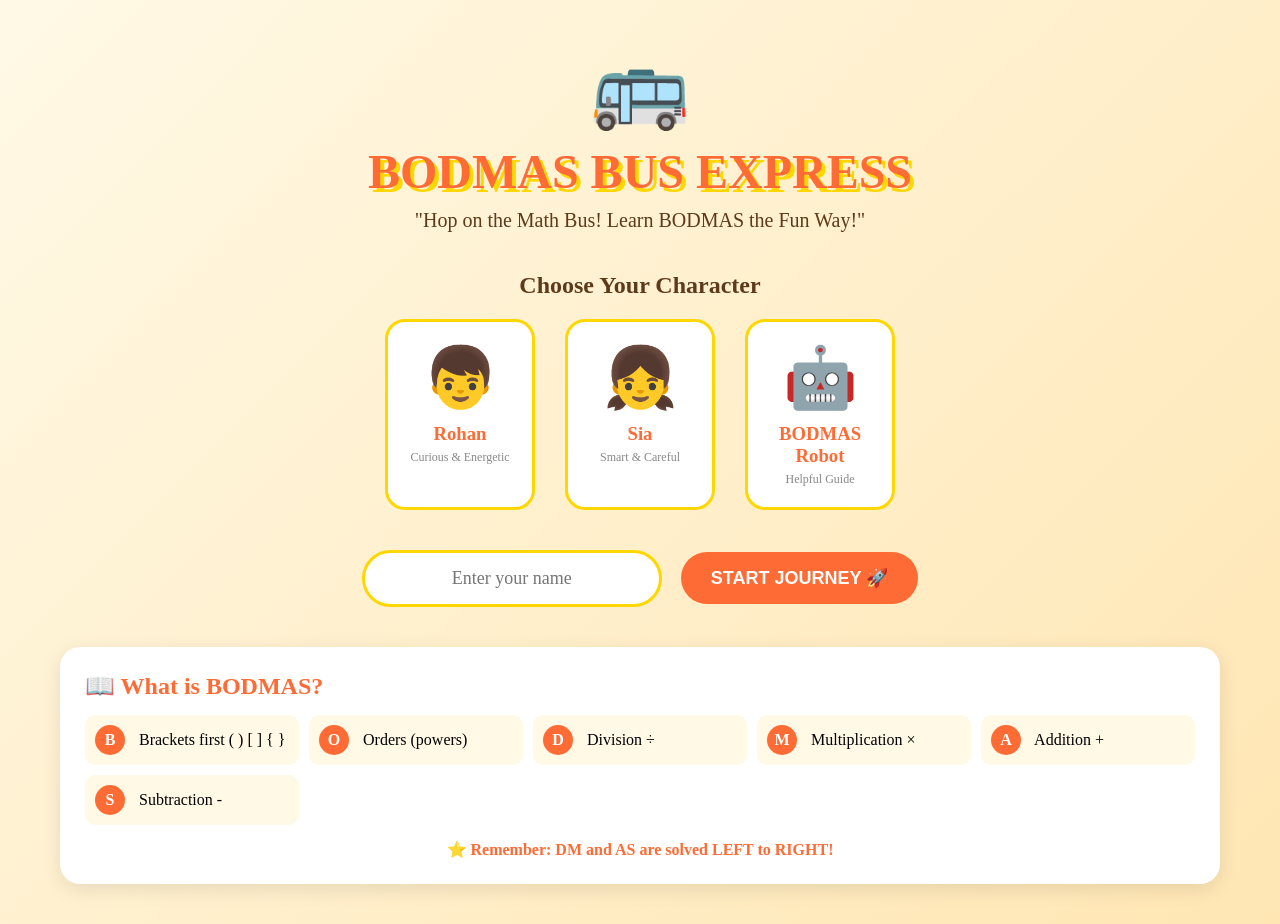
<file: index.html>
<!DOCTYPE html>
<html lang="en">
<head>
    <meta charset="UTF-8">
    <meta name="viewport" content="width=device-width, initial-scale=1.0, user-scalable=yes">
    <title>BODMAS Bus Express | Learn Math the Fun Way!</title>
    <link rel="stylesheet" href="style.css">
</head>
<body>
    <div class="landing-container">
        <!-- Animated Bus Header -->
        <div class="header-section">
            <div class="bus-animation">
                🚌
            </div>
            <h1 class="game-title">BODMAS BUS EXPRESS</h1>
            <p class="tagline">"Hop on the Math Bus! Learn BODMAS the Fun Way!"</p>
        </div>

        <!-- Character Selection -->
        <div class="character-section">
            <h2>Choose Your Character</h2>
            <div class="character-grid">
                <div class="character-card" data-character="rohan">
                    <div class="character-avatar">👦</div>
                    <h3>Rohan</h3>
                    <p>Curious & Energetic</p>
                </div>
                <div class="character-card" data-character="sia">
                    <div class="character-avatar">👧</div>
                    <h3>Sia</h3>
                    <p>Smart & Careful</p>
                </div>
                <div class="character-card" data-character="robot">
                    <div class="character-avatar">🤖</div>
                    <h3>BODMAS Robot</h3>
                    <p>Helpful Guide</p>
                </div>
            </div>
        </div>

        <!-- Name Input -->
        <div class="name-section">
            <input type="text" id="playerName" placeholder="Enter your name" maxlength="20">
            <button id="startGameBtn" class="btn-primary">START JOURNEY 🚀</button>
        </div>

        <!-- BODMAS Rule Card -->
        <div class="rule-card">
            <h3>📖 What is BODMAS?</h3>
            <div class="rule-grid">
                <div class="rule-item"><span class="rule-letter">B</span> Brackets first ( ) [ ] { }</div>
                <div class="rule-item"><span class="rule-letter">O</span> Orders (powers)</div>
                <div class="rule-item"><span class="rule-letter">D</span> Division ÷</div>
                <div class="rule-item"><span class="rule-letter">M</span> Multiplication ×</div>
                <div class="rule-item"><span class="rule-letter">A</span> Addition +</div>
                <div class="rule-item"><span class="rule-letter">S</span> Subtraction -</div>
            </div>
            <p class="rule-note">⭐ Remember: DM and AS are solved LEFT to RIGHT!</p>
        </div>
    </div>

    <script src="game.js"></script>
    <script>
        // Landing page initialization
        document.getElementById('startGameBtn').addEventListener('click', function() {
            const playerName = document.getElementById('playerName').value.trim();
            const selectedChar = document.querySelector('.character-card.selected');
            
            if (!playerName) {
                alert('Please enter your name!');
                return;
            }
            
            if (!selectedChar) {
                alert('Please choose a character!');
                return;
            }
            
            const character = selectedChar.getAttribute('data-character');
            localStorage.setItem('playerName', playerName);
            localStorage.setItem('playerCharacter', character);
            localStorage.setItem('playerScore', '0');
            localStorage.setItem('currentLevel', '1');
            localStorage.setItem('currentStep', '0');
            localStorage.setItem('streak', '0');
            
            window.location.href = 'game.html';
        });
        
        // Character selection
        document.querySelectorAll('.character-card').forEach(card => {
            card.addEventListener('click', function() {
                document.querySelectorAll('.character-card').forEach(c => c.classList.remove('selected'));
                this.classList.add('selected');
            });
        });
        
        // Enter key press
        document.getElementById('playerName').addEventListener('keypress', function(e) {
            if (e.key === 'Enter') {
                document.getElementById('startGameBtn').click();
            }
        });
    </script>
</body>
</html>
</file>
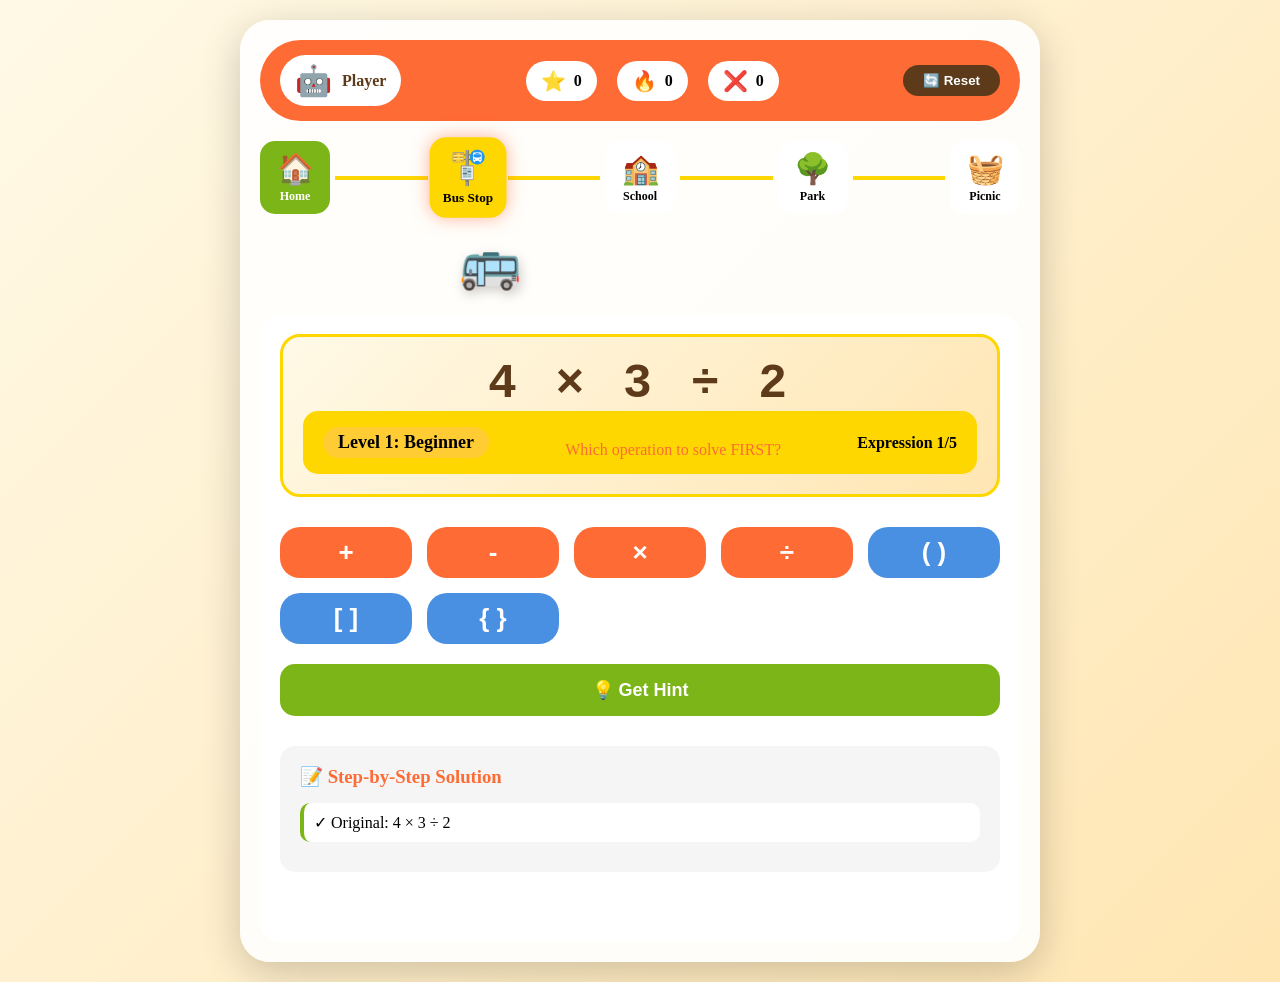
<file: game.html>
<!DOCTYPE html>
<html lang="en">
<head>
    <meta charset="UTF-8">
    <meta name="viewport" content="width=device-width, initial-scale=1.0, user-scalable=yes">
    <title>BODMAS Bus Express - Game</title>
    <link rel="stylesheet" href="style.css">
</head>
<body>
    <div class="game-container">
        <!-- Top Navigation Bar -->
        <div class="top-bar">
            <div class="player-info">
                <span class="player-avatar" id="playerAvatar">👦</span>
                <span class="player-name" id="playerNameDisplay">Player</span>
            </div>
            <div class="stats">
                <div class="stat-item">
                    <span class="stat-icon">⭐</span>
                    <span id="scoreDisplay">0</span>
                </div>
                <div class="stat-item">
                    <span class="stat-icon">🔥</span>
                    <span id="streakDisplay">0</span>
                </div>
                <div class="stat-item">
                    <span class="stat-icon">❌</span>
                    <span id="mistakesDisplay">0</span>
                </div>
            </div>
            <button id="resetGameBtn" class="btn-reset">🔄 Reset</button>
        </div>

        <!-- Journey Path -->
        <div class="journey-path">
            
            <div class="milestone" data-milestone="home">
                <span class="milestone-icon">🏠</span>
                <span class="milestone-label">Home</span>
            </div>
            <div class="path-line"></div>
            <div class="milestone" data-milestone="busstop">
                <span class="milestone-icon">🚏</span>
                <span class="milestone-label">Bus Stop</span>
            </div>
            <div class="path-line"></div>
            <div class="milestone" data-milestone="school">
                <span class="milestone-icon">🏫</span>
                <span class="milestone-label">School</span>
            </div>
            <div class="path-line"></div>
            <div class="milestone" data-milestone="park">
                <span class="milestone-icon">🌳</span>
                <span class="milestone-label">Park</span>
            </div>
            <div class="path-line"></div>
            <div class="milestone" data-milestone="picnic">
                <span class="milestone-icon">🧺</span>
                <span class="milestone-label">Picnic</span>
            </div>
        </div>

        <!-- Bus Progress -->
        <div class="bus-progress">
            <div class="bus-icon" id="busIcon">🚌</div>
        </div>

        <!-- Level Display -->
        

        <!-- Main Game Area -->
        <div class="game-area">
            <!-- Expression Display -->
            <div class="expression-card">
                <div class="expression" id="expressionDisplay">4 × 3 ÷ 2</div>
                <div class="level-info">
                    <span class="level-badge" id="levelBadge">Level 1: Beginner</span>
                    <div class="step-hint" id="stepHint">Which operation to solve FIRST?</div>
            
                    <span class="progress-text" id="progressText">Expression 1/5</span>
                </div>
                </div>

            <!-- Operator Buttons -->
            <!-- In your game.html, update operator buttons -->
            <div class="operators-grid">
                <button class="operator-btn" data-operator="+">+</button>
                <button class="operator-btn" data-operator="-">-</button>
                <button class="operator-btn" data-operator="×">×</button>
                <button class="operator-btn" data-operator="÷">÷</button>
                <button class="operator-btn bracket-btn" data-operator="round_bracket">( )</button>
                <button class="operator-btn bracket-btn" data-operator="square_bracket">[ ]</button>
                <button class="operator-btn bracket-btn" data-operator="curly_bracket">{ }</button>
            </div>

            <!-- Hint Button -->
            <button id="hintBtn" class="btn-hint">💡 Get Hint</button>

            <!-- Step-by-Step Solution Panel -->
            <div class="solution-panel" id="solutionPanel">
                <h3>📝 Step-by-Step Solution</h3>
                <div id="stepsList"></div>
            </div>

            <!-- Feedback Message -->
            <div class="feedback" id="feedback"></div>
        </div>

        <!-- Completion Modal (Hidden by default) -->
        <div id="completionModal" class="modal">
            <div class="modal-content">
                <h2>🎉 CONGRATULATIONS! 🎉</h2>
                <p id="completionMessage">You've completed the journey!</p>
                <div class="certificate-preview">
                    <p>🏆 BODMAS MASTER 🏆</p>
                    <p id="certificateName"></p>
                    <p>Score: <span id="finalScore"></span></p>
                </div>
                <button id="playAgainBtn" class="btn-primary">Play Again 🚌</button>
                <button id="shareBtn" class="btn-secondary">📤 Share</button>
            </div>
        </div>
    </div>

    <script src="game.js"></script>
</body>
</html>
</file>
<file: style.css>
/* ============================================
   BODMAS BUS EXPRESS - MAIN STYLES
   ============================================ */
html, body {
    width: 100%;
    overflow-x: hidden;
}

* {
    margin: 0;
    padding: 0;
    box-sizing: border-box;
}

body {
    font-family: 'Comic Neue', 'Comic Neue', 'Segoe UI', 'Comic Sans MS', 'Chalkboard SE', cursive;
    background: linear-gradient(135deg, #FFF9E6 0%, #FFE6B3 100%);
    min-height: 100vh;
    padding: 20px;
}

/* ========== LANDING PAGE STYLES ========== */
.landing-container {
    max-width: 1200px;
    margin: 0 auto;
    padding: 20px;
}

.header-section {
    text-align: center;
    margin-bottom: 40px;
}

.bus-animation {
    font-size: 80px;
    animation: bounce 2s ease-in-out infinite;
    display: inline-block;
}

@keyframes bounce {
    0%, 100% { transform: translateY(0); }
    50% { transform: translateY(-15px); }
}

.game-title {
    font-size: 48px;
    color: #FF6B35;
    text-shadow: 4px 4px 0 #FFD700;
    margin: 10px 0;
}

.tagline {
    font-size: 20px;
    color: #5D3A1A;
}

/* Character Section */
.character-section {
    text-align: center;
    margin: 40px 0;
}

.character-section h2 {
    color: #5D3A1A;
    margin-bottom: 20px;
}

.character-grid {
    display: flex;
    justify-content: center;
    gap: 30px;
    flex-wrap: wrap;
}

.character-card {
    background: white;
    border-radius: 20px;
    padding: 20px;
    text-align: center;
    cursor: pointer;
    transition: all 0.3s ease;
    border: 3px solid #FFD700;
    width: 150px;
}

.character-card:hover {
    transform: translateY(-10px);
    box-shadow: 0 10px 25px rgba(0,0,0,0.2);
}

.character-card.selected {
    border-color: #FF6B35;
    background: #FFF0E0;
    transform: scale(1.05);
}

.character-avatar {
    font-size: 60px;
    margin-bottom: 10px;
}

.character-card h3 {
    color: #FF6B35;
    margin: 10px 0 5px;
}

.character-card p {
    font-size: 12px;
    color: #888;
}

/* Name Section */
.name-section {
    text-align: center;
    margin: 30px 0;
}

.name-section input {
    padding: 15px 20px;
    font-size: 18px;
    border: 3px solid #FFD700;
    border-radius: 50px;
    width: 300px;
    max-width: 80%;
    font-family: inherit;
    outline: none;
    text-align: center;
}

.btn-primary {
    background: #FF6B35;
    color: white;
    border: none;
    padding: 15px 30px;
    font-size: 18px;
    border-radius: 50px;
    cursor: pointer;
    font-weight: bold;
    margin-left: 15px;
    transition: all 0.3s ease;
}

.btn-primary:hover {
    background: #FF8C5A;
    transform: scale(1.05);
}

/* Rule Card */
.rule-card {
    background: white;
    border-radius: 20px;
    padding: 25px;
    margin-top: 40px;
    box-shadow: 0 5px 20px rgba(0,0,0,0.1);
}

.rule-card h3 {
    color: #FF6B35;
    margin-bottom: 15px;
    font-size: 24px;
}

.rule-grid {
    display: grid;
    grid-template-columns: repeat(auto-fit, minmax(200px, 1fr));
    gap: 10px;
    margin: 15px 0;
}

.rule-item {
    padding: 10px;
    background: #FFF9E6;
    border-radius: 10px;
}

.rule-letter {
    display: inline-block;
    background: #FF6B35;
    color: white;
    width: 30px;
    height: 30px;
    border-radius: 50%;
    text-align: center;
    line-height: 30px;
    margin-right: 10px;
    font-weight: bold;
}

.rule-note {
    text-align: center;
    color: #FF6B35;
    font-weight: bold;
    margin-top: 15px;
}

/* ========== GAME PAGE STYLES ========== */
.game-container {
    max-width: 800px;
    margin: 0 auto;
    background: rgba(255, 255, 255, 0.9);
    border-radius: 30px;
    padding: 20px;
    box-shadow: 0 10px 40px rgba(0,0,0,0.2);
}

/* Top Bar */
.top-bar {
    display: flex;
    justify-content: space-between;
    align-items: center;
    background: #FF6B35;
    padding: 15px 20px;
    border-radius: 50px;
    margin-bottom: 20px;
    flex-wrap: wrap;
    gap: 10px;
}

.player-info {
    display: flex;
    align-items: center;
    gap: 10px;
    background: white;
    padding: 8px 15px;
    border-radius: 50px;
}

.player-avatar {
    font-size: 30px;
}

.player-name {
    font-weight: bold;
    color: #5D3A1A;
}

.stats {
    display: flex;
    gap: 20px;
}

.stat-item {
    background: white;
    padding: 8px 15px;
    border-radius: 50px;
    display: flex;
    align-items: center;
    gap: 8px;
    font-weight: bold;
}

.stat-icon {
    font-size: 20px;
}

.btn-reset {
    background: #5D3A1A;
    color: white;
    border: none;
    padding: 8px 20px;
    border-radius: 50px;
    cursor: pointer;
    font-weight: bold;
}

/* Journey Path */
.journey-path {
    display: flex;
    justify-content: space-between;
    align-items: center;
    margin: 10px 0;
    flex-wrap: wrap;
    position: relative;
}

.milestone {
    text-align: center;
    background: white;
    padding: 10px;
    border-radius: 15px;
    min-width: 70px;
    z-index: 2;
    position: relative;
}

.milestone.completed {
    background: #7CB518;
    color: white;
}

.milestone.active {
    background: #FFD700;
    transform: scale(1.1);
    box-shadow: 0 0 15px rgba(255, 107, 53, 0.5);
}

.milestone-icon {
    font-size: 30px;
    display: block;
}

.milestone-label {
    font-size: 12px;
    font-weight: bold;
}

.path-line {
    flex: 1;
    height: 4px;
    background: #FFD700;
    margin: 0 5px;
}

/* Bus Progress */
.bus-progress {
    position: relative;
    margin: 20px 0;
    height: 60px;
}

.bus-icon {
    font-size: 50px;
    position: absolute;
    transition: left 0.5s ease;
    filter: drop-shadow(2px 4px 6px rgba(0,0,0,0.2));
}

/* Level Info */
.level-info {
    display: flex;
    justify-content: space-between;
    align-items: center;
    background: #FFD700;
    padding: 15px 20px;
    border-radius: 15px;
}

.level-badge {
    font-weight: bold;
    font-size: 18px;
    background: #FF6B35;
    padding: 5px 15px;
    border-radius: 50px;
}

.progress-text {
    font-weight: bold;
}

/* Game Area */
.game-area {
    background: white;
    border-radius: 20px;
    padding: 20px;
    margin-top: 10px;
}

.expression-card {
    background: linear-gradient(135deg, #FFF9E6, #FFE6B3);
    border-radius: 20px;
    padding: 20px;
    text-align: center;
    margin-bottom: 30px;
    border: 3px solid #FFD700;
}

.expression {
    font-size: 48px;
    font-weight: bold;
    color: #5D3A1A;
    font-family: monospace;
    letter-spacing: 5px;
    word-break: break-word;
}

.step-hint {
    margin-top: 15px;
    color: #FF6B35;
    font-size: 16px;
}

/* Operators Grid */
.operators-grid {
    display: grid;
    grid-template-columns: repeat(5, 1fr);
    gap: 15px;
    margin-bottom: 10px;
}

.operator-btn {
    background: #FF6B35;
    color: white;
    border: none;
    padding: 10px;
    font-size: 26px;
    font-weight: bold;
    border-radius: 20px;
    cursor: pointer;
    transition: all 0.2s ease;
}

.operator-btn:hover {
    transform: scale(1.05);
    background: #FF8C5A;
}

.operator-btn:active {
    transform: scale(0.95);
}

.bracket-btn {
    background: #4A90E2;
}

.bracket-btn:hover {
    background: #6AA8FF;
}

/* Hint Button */
.btn-hint {
    width: 100%;
    background: #7CB518;
    color: white;
    border: none;
    padding: 15px;
    font-size: 18px;
    border-radius: 15px;
    cursor: pointer;
    margin: 10px 0;
    font-weight: bold;
}

.btn-hint:hover {
    background: #96D11C;
}

/* Solution Panel */
.solution-panel {
    background: #F5F5F5;
    border-radius: 15px;
    padding: 20px;
    margin: 20px 0;
    max-height: 300px;
    overflow-y: auto;
}

.solution-panel h3 {
    color: #FF6B35;
    margin-bottom: 15px;
}

.step-item {
    padding: 10px;
    background: white;
    margin: 10px 0;
    border-radius: 10px;
    border-left: 4px solid #7CB518;
}

.step-correct {
    border-left-color: #2ECC71;
    background: #E8F8E8;
}

/* Feedback */
.feedback {
    text-align: center;
    padding: 15px;
    border-radius: 10px;
    margin-top: 15px;
    font-weight: bold;
    font-size: 18px;
}

.feedback.correct {
    background: #2ECC71;
    color: white;
}

.feedback.wrong {
    background: #E74C3C;
    color: white;
}

/* Modal */
.modal {
    display: none;
    position: fixed;
    top: 0;
    left: 0;
    width: 100%;
    height: 100%;
    background: rgba(0,0,0,0.8);
    z-index: 1000;
    justify-content: center;
    align-items: center;
}

.modal-content {
    background: white;
    border-radius: 30px;
    padding: 40px;
    text-align: center;
    max-width: 500px;
    width: 90%;
}

.certificate-preview {
    background: #FFF9E6;
    padding: 20px;
    border-radius: 15px;
    margin: 20px 0;
    border: 3px solid #FFD700;
}

.certificate-preview p {
    margin: 10px 0;
}

.btn-secondary {
    background: #4A90E2;
    color: white;
    border: none;
    padding: 12px 24px;
    border-radius: 50px;
    cursor: pointer;
    margin-left: 10px;
}

/* Animations */
@keyframes shake {
    0%, 100% { transform: translateX(0); }
    25% { transform: translateX(-5px); }
    75% { transform: translateX(5px); }
}

.shake {
    animation: shake 0.3s ease-in-out;
}

@keyframes celebrate {
    0%, 100% { transform: scale(1); }
    50% { transform: scale(1.1); }
}

.celebrate {
    animation: celebrate 0.5s ease-in-out;
}

/* Responsive Design */
@media (max-width: 768px) {
    .game-title {
        font-size: 32px;
    }
    
    .expression {
        font-size: 28px;
    }
    
    .operators-grid {
        grid-template-columns: repeat(3, 1fr);
    }
    
    .journey-path {
        overflow-x: auto;
    }
    
    .top-bar {
        flex-direction: column;
        text-align: center;
    }
    
    .stats {
        justify-content: center;
    }
    
    .btn-primary {
        margin-left: 0;
        margin-top: 10px;
    }
}

@media (max-width: 480px) {
    .operators-grid {
        grid-template-columns: repeat(2, 1fr);
    }
    
    .operator-btn {
        padding: 15px;
        font-size: 24px;
    }
    
    .expression {
        font-size: 20px;
    }
}
</file>
